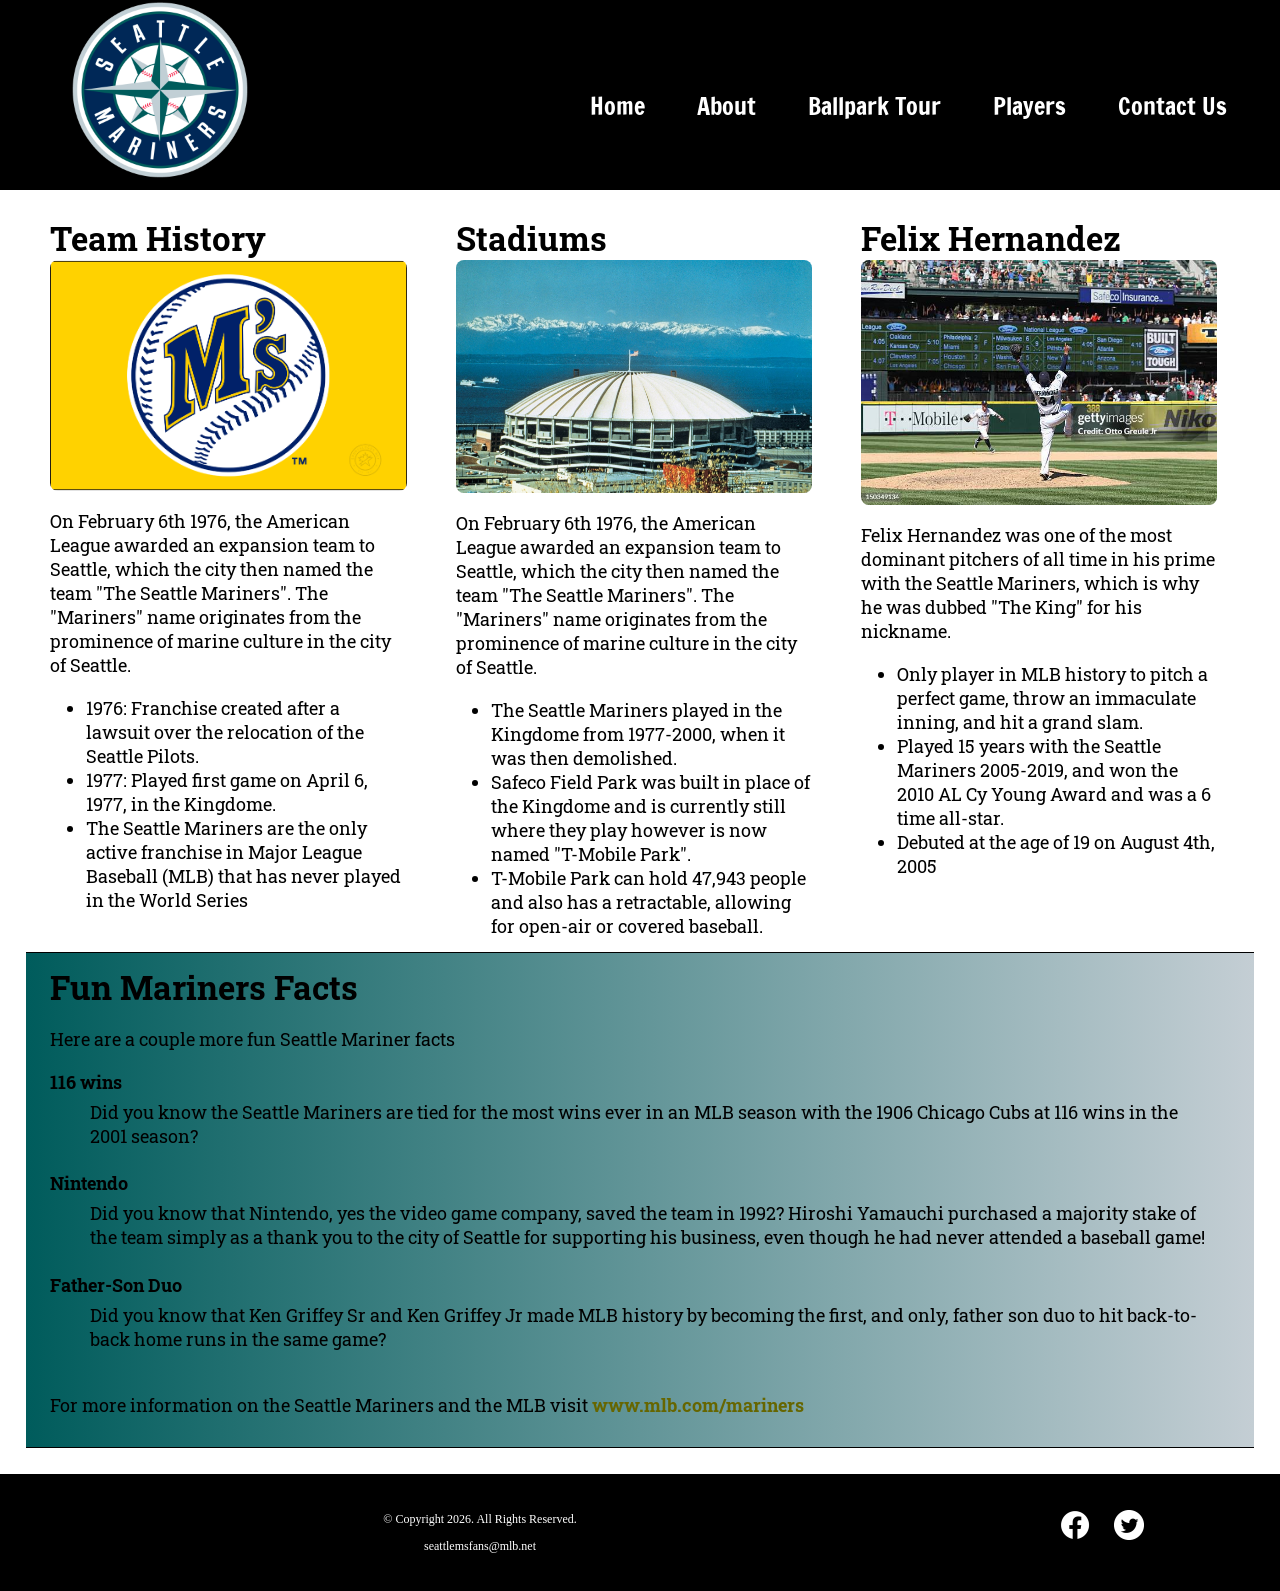
<file: MarinersFanPage/about.html>
<!DOCTYPE html>
<!-- This website template was created by: Jose Camacho -->
<html lang="en">
<head>
	<title>Team History -  Players | Seattle Mariners Fan Page</title>
	<meta charset="utf-8">
	<link rel="stylesheet" href="css/styles.min.css">
	<meta name="viewport" content="width=device-width, initial-scale=1.0">
	<meta name="description" content="Although only a franchise since 1977 the Seattle Mariners are a team rich in both historic moments and players as well">
	<link href="https://fonts.googleapis.com/css?family=Francois+One|Roboto+Slab&display=swap" rel="stylesheet">
	<link rel="shortcut icon" href="images/favicon.ico">
	<link rel="icon" type="image/png" sizes="32x32" href="images/favicon-32.png">
	<link rel="apple-touch-icon" sizes="180x180" href="images/apple-touch-icon.png">
	<link rel="icon" sizes="192x192" href="images/android-chrome-192.png">
</head>
<body>

	<!-- Skip to Content Link -->
	<a class="skip" href="#content">Skip to Content</a>

	<div id="container">
	
		<!-- Mobile Nav -->
			<nav class="mobile-nav">
				<div id="menu-links">
					<a href="index.html">Home</a>
					<a href="about.html">About</a>
					<a href="ballpark.html">Ballpark Tour</a>
					<a href="players.html">Players</a>
					<a href="contact.html">Contact Us</a>
				</div>
				<a class="menu-icon" onclick="hamburger()">
					<div>&#9776;</div>
				</a>
			</nav>

		<!-- Use the header area for the website name or logo -->
		<header id="ms-logo">
			<a href="index.html"><img src="images/Seattle-Mariners-Logo.png" alt="Seattle Mariners Logo"></a>
		</header>
		
		<!-- Tablet, Desktop Nav -->
		<nav class="tablet-desktop">
			<ul>
				<li><a href="index.html">Home</a></li>
				<li><a href="about.html">About</a></li>
				<li><a href="ballpark.html">Ballpark Tour</a></li>
				<li><a href="players.html">Players</a></li>
				<li><a href="contact.html">Contact Us</a></li>
			</ul>
		</nav>
		
		<!-- Use the main area to add the main content of the webpage -->
		<main id="content">
		
			<section id="team">
			
				<h1>Team History</h1>
				<img src="images/ms.png" alt="first ever seattle mariners logo" class="round">
				<p>On February 6th 1976, the American League awarded an expansion team to Seattle, which the city then named the team "The Seattle Mariners". The "Mariners" name originates from the prominence of marine culture in the city of Seattle.</p>
				<ul class="tablet-desktop">
					<li>1976: Franchise created after a lawsuit over the relocation of the Seattle Pilots.</li>
					<li>1977: Played first game on April 6, 1977, in the Kingdome.</li>
					<li>The Seattle Mariners are the only active franchise in Major League Baseball (MLB) that has never played in the World Series</li>
				</ul>
				
			</section>
			
			<section id="stadium">
			
				<h1>Stadiums</h1>
				<img src="images/kingdome.jpg" alt="Seattle Mariners Kingdome stadium with the city of Seattle and water in the background" class="round">
				<p>On February 6th 1976, the American League awarded an expansion team to Seattle, which the city then named the team "The Seattle Mariners". The "Mariners" name originates from the prominence of marine culture in the city of Seattle.</p>
				<ul class="tablet-desktop">
					<li>The Seattle Mariners played in the Kingdome from 1977-2000, when it was then demolished.</li>
					<li>Safeco Field Park was built in place of the Kingdome and is currently still where they play however is now named "T-Mobile Park".</li>
					<li>T-Mobile Park can hold 47,943 people and also has a retractable, allowing for open-air or covered baseball.</li>
				</ul>
				
			</section>
			
			<section id="felix">
			
				<h1>Felix Hernandez</h1>
				<img src="images/felix3.jpg" alt="Seattle Mariners Felix Hernandez throwing his arms up after pitching a perfect game" class="round">
				<p>Felix Hernandez was one of the most dominant pitchers of all time in his prime with the Seattle Mariners, which is why he was dubbed "The King" for his nickname.</p>
				<ul class="tablet-desktop">
					<li>Only player in MLB history to pitch a perfect game, throw an immaculate inning, and hit a grand slam.</li>
					<li>Played 15 years with the Seattle Mariners 2005-2019, and won the 2010 AL Cy Young Award and was a 6 time all-star.</li>
					<li>Debuted at the age of 19 on August 4th, 2005</li>
				</ul>
				
			</section>
			
			<section id="facts" class="tablet-desktop">
		
				<h1>Fun Mariners Facts</h1>
				<p>Here are a couple more fun Seattle Mariner facts</p>
				<dl>
					<dt>116 wins</dt>
					<dd>Did you know the Seattle Mariners are tied for the most wins ever in an MLB season with the 1906 Chicago Cubs at 116 wins in the 2001 season?</dd>
					
					<dt>Nintendo</dt>
					<dd>Did you know that Nintendo, yes the video game company, saved the team in 1992? Hiroshi Yamauchi purchased a majority stake of the team simply as a thank you to the city of Seattle for supporting his business, even though he had never attended a baseball game!</dd>
				
					<dt>Father-Son Duo</dt>
					<dd>Did you know that Ken Griffey Sr and Ken Griffey Jr made MLB history by becoming the first, and only, father son duo to hit back-to-back home runs in the same game?</dd>
				</dl>
			
				<p>For more information on the Seattle Mariners and the MLB visit <a href="www.mlb.com/mariners" target="_blank" class="external-link">www.mlb.com/mariners</a></p>
			
			</section>
	
		
		</main>
		
		<!-- Use the footer area to add webpage footer content -->
		<footer>
			
			<div class="copyright">
				<p>&copy; Copyright 2026. All Rights Reserved.</p>
				<p><a href="mailto:seattlemsfans@mlb.net">seattlemsfans@mlb.net</a></p>
			</div>
				
			<div class="social">
				<a href="https://www.facebook.com/Mariners" target="_blank"><img src="images/facebook-logo.png" alt="black and white Facebook logo"></a>
				<a href="https://www.twitter.com/Mariners" target="_blank"><img src="images/twitter-logo.png" alt="black abd white Twitter logo"></a>
			</div>
		</footer>
	
	
	</div>
	
	<script src="scripts/scripts.js"></script>
	
</body>
</html>
</file>
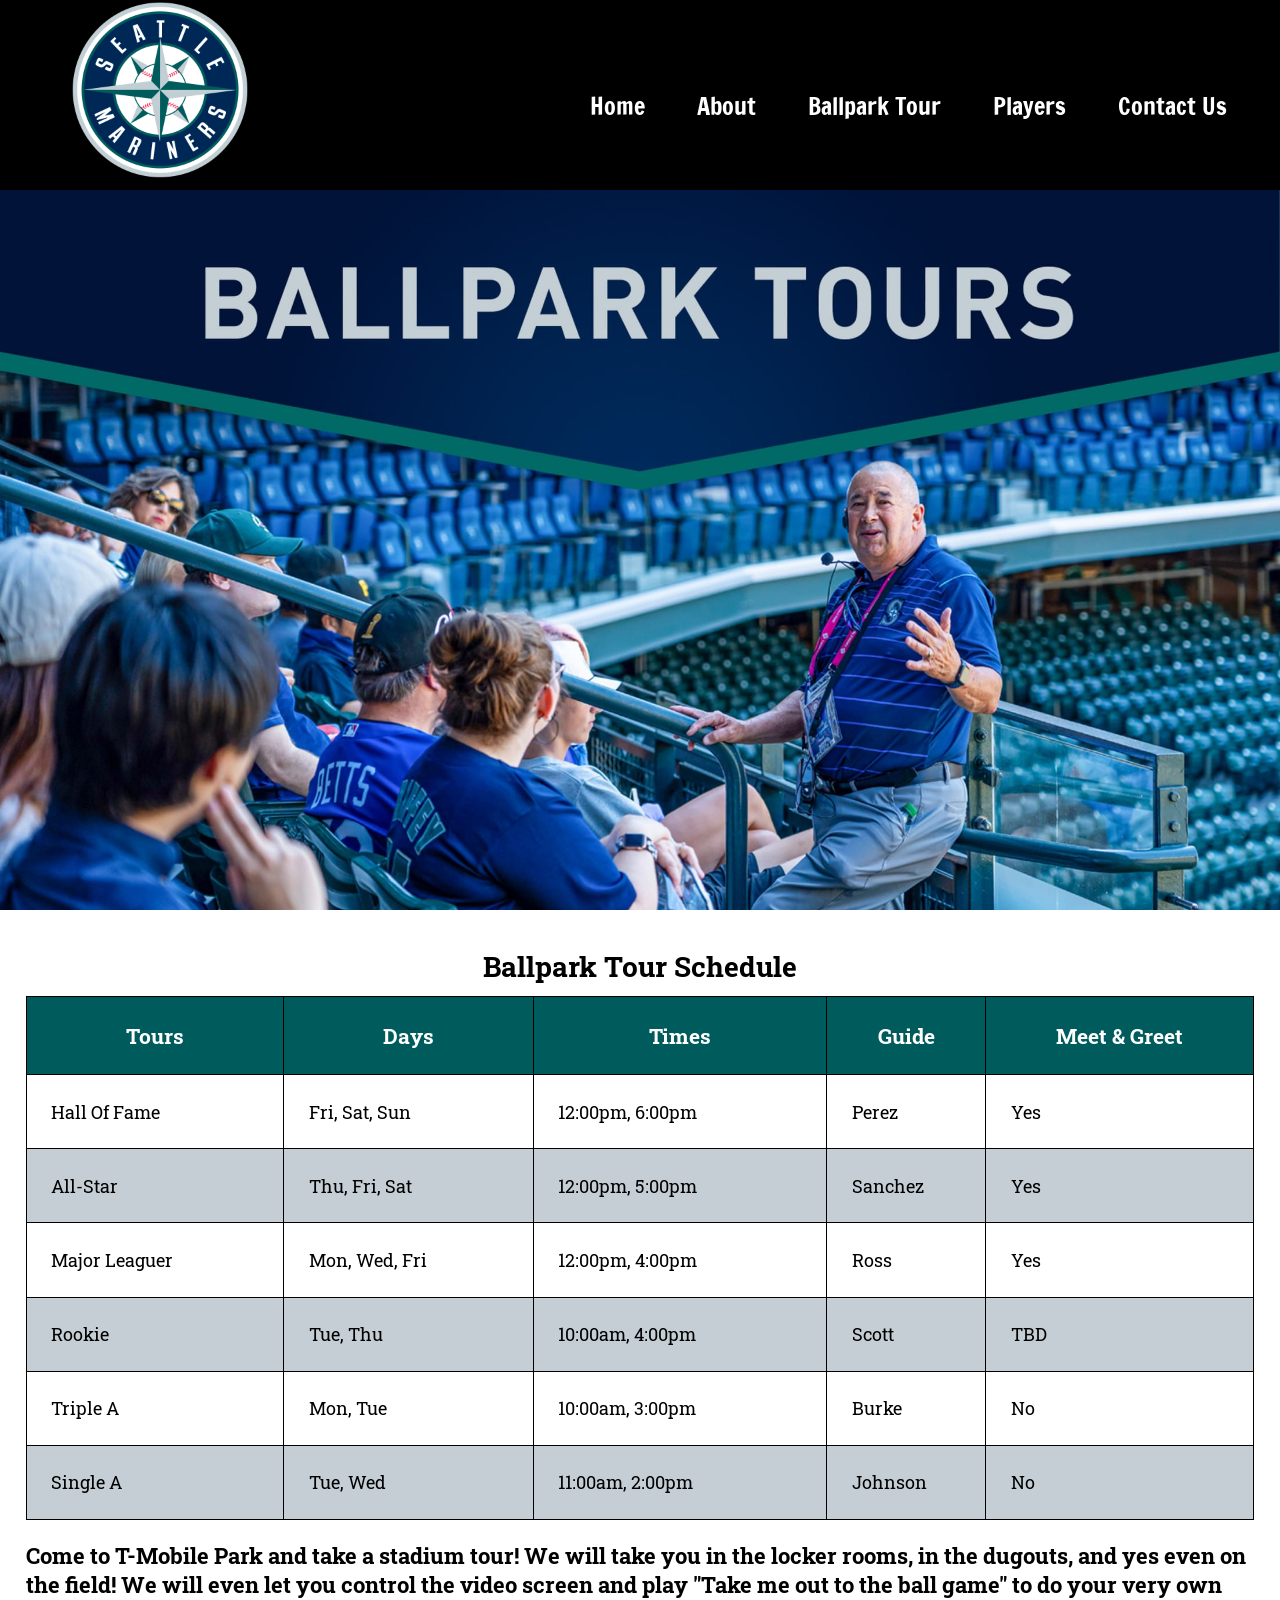
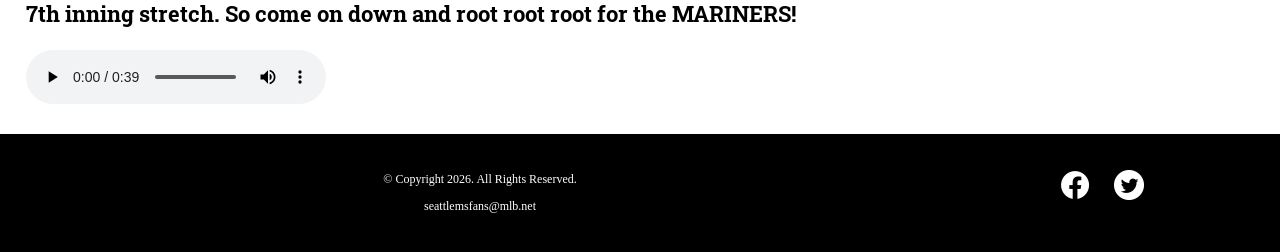
<file: MarinersFanPage/ballpark.html>
<!DOCTYPE html>
<!-- This website template was created by: Jose Camacho -->
<html lang="en">
<head>
	<title>Ball Park Tours | Seattle Mariners Fan Page</title>
	<meta charset="utf-8">
	<link rel="stylesheet" href="css/styles.min.css">
	<meta name="viewport" content="width=device-width, initial-scale=1.0">
	<meta name="description" content="Book a tour of T-Mobile stadium and get to see everything the players see, including going into locker rooms, dugouts, on the field, and much more!">
	<link href="https://fonts.googleapis.com/css?family=Francois+One|Roboto+Slab&display=swap" rel="stylesheet">
	<link rel="shortcut icon" href="images/favicon.ico">
	<link rel="icon" type="image/png" sizes="32x32" href="images/favicon-32.png">
	<link rel="apple-touch-icon" sizes="180x180" href="images/apple-touch-icon.png">
	<link rel="icon" sizes="192x192" href="images/android-chrome-192.png">
</head>
<body>

	<!-- Skip to Content Link -->
	<a class="skip" href="#content">Skip to Content</a>

	<div id="container">
	
		<!-- Mobile Nav -->
			<nav class="mobile-nav">
				<div id="menu-links">
					<a href="index.html">Home</a>
					<a href="about.html">About</a>
					<a href="ballpark.html">Ballpark Tour</a>
					<a href="players.html">Players</a>
					<a href="contact.html">Contact Us</a>
				</div>
				<a class="menu-icon" onclick="hamburger()">
					<div>&#9776;</div>
				</a>
			</nav>

		<!-- Use the header area for the website name or logo -->
		<header id="ms-logo">
			<a href="index.html"><img src="images/Seattle-Mariners-Logo.png" alt="Seattle Mariners Logo"></a>
		</header>
			
		<!-- Tablet, Desktop Nav -->
		<nav class="tablet-desktop">
			<ul>
				<li><a href="index.html">Home</a></li>
				<li><a href="about.html">About</a></li>
				<li><a href="ballpark.html">Ballpark Tour</a></li>
				<li><a href="players.html">Players</a></li>
				<li><a href="contact.html">Contact Us</a></li>
			</ul>
		</nav>
		
		<!-- Statium Tour Hero Image -->
		<div id="hero" class="tablet-desktop">
			<img src="images/tours-hero.jpg" alt="tour guide telling a group of people about T-Mobile Park in the stands">
		</div>
			
		<!-- Use the main area to add the main content of the webpage -->
		<main id="content">
		
			<div class="mobile">
			
				<h3>Ballpark Tour Info</h3>
				<p>Hall of fame Tour: Fri Sat Sun 12pm &amp; 6pm</p>
				<p>All-Star Tour: Thu Fri Sat 12pm &amp; 5pm</p>
				<p>Major Leaguer Tour: Mon Wed Fri 12pm &amp; 4pm</p>
				<p>Rookie Tour: Tue Thur 10am &amp; 4pm</p>
				<p>Triple A Tour: Mon Tue 10am &amp; 3pm</p>
				<p>Single A Tour: Tue Wed 11am &amp; 2pm</p>
				
			</div>
			
			<div class="tablet-desktop">
			
			<table><!-- Start Table -->
				<caption>Ballpark Tour Schedule</caption>
				<tr><!-- Row 1 -->
					<th>Tours</th>
					<th>Days</th>
					<th>Times</th>
					<th>Guide</th>
					<th>Meet & Greet</th>
				</tr>
				<tr><!-- Row 2 -->
					<td>Hall Of Fame</td>
					<td>Fri, Sat, Sun</td>
					<td>12:00pm, 6:00pm</td>
					<td>Perez</td>
					<td>Yes</td>
				</tr>
				<tr><!-- Row 3 -->
					<td>All-Star</td>
					<td>Thu, Fri, Sat</td>
					<td>12:00pm, 5:00pm</td>
					<td>Sanchez</td>
					<td>Yes</td>
				</tr>
				<tr><!-- Row 4 -->
					<td>Major Leaguer</td>
					<td>Mon, Wed, Fri</td>
					<td>12:00pm, 4:00pm</td>
					<td>Ross</td>
					<td>Yes</td>
				</tr>
				<tr><!-- Row 5 -->
					<td>Rookie</td>
					<td>Tue, Thu</td>
					<td>10:00am, 4:00pm</td>
					<td>Scott</td>
					<td>TBD</td>
				</tr>
				<tr><!-- Row 6 -->
					<td>Triple A</td>
					<td>Mon, Tue</td>
					<td>10:00am, 3:00pm</td>
					<td>Burke</td>
					<td>No</td>
				</tr>
				<tr><!-- Row 7 -->
					<td>Single A</td>
					<td>Tue, Wed</td>
					<td>11:00am, 2:00pm</td>
					<td>Johnson</td>
					<td>No</td>
				</tr>
			</table><!-- End Table -->
			
		</div>
		
		<div id="music-sample">
		
			<h3>Come to T-Mobile Park and take a stadium tour! We will take you in the locker rooms, in the dugouts, and yes even on the field! We will even let you control the video screen and play "Take me out to the ball game" to do your very own 7th inning stretch. So come on down and root root root for the MARINERS!</h3>
			<audio controls>
				<source src="media/Ballgame.mp3" type="audio/mp3">
				<source src="media/Ballgame.ogg" type="audio/ogg">
				<p>Your browser does not support the audio element.</p>
			</audio>
			
		</div>
			
		<div>
		</div>
			
		</main>
			
		<!-- Use the footer area to add webpage footer content -->
		<footer>
			
			<div class="copyright">
				<p>&copy; Copyright 2026. All Rights Reserved.</p>
				<p><a href="mailto:seattlemsfans@mlb.net">seattlemsfans@mlb.net</a></p>
			</div>
				
			<div class="social">
				<a href="https://www.facebook.com/Mariners" target="_blank"><img src="images/facebook-logo.png" alt="black and white Facebook logo"></a>
				<a href="https://www.twitter.com/Mariners" target="_blank"><img src="images/twitter-logo.png" alt="black abd white Twitter logo"></a>
			</div>
		</footer>
	
	
	</div>
	
	<script src="scripts/scripts.js"></script>
	
</body>
</html>
</file>
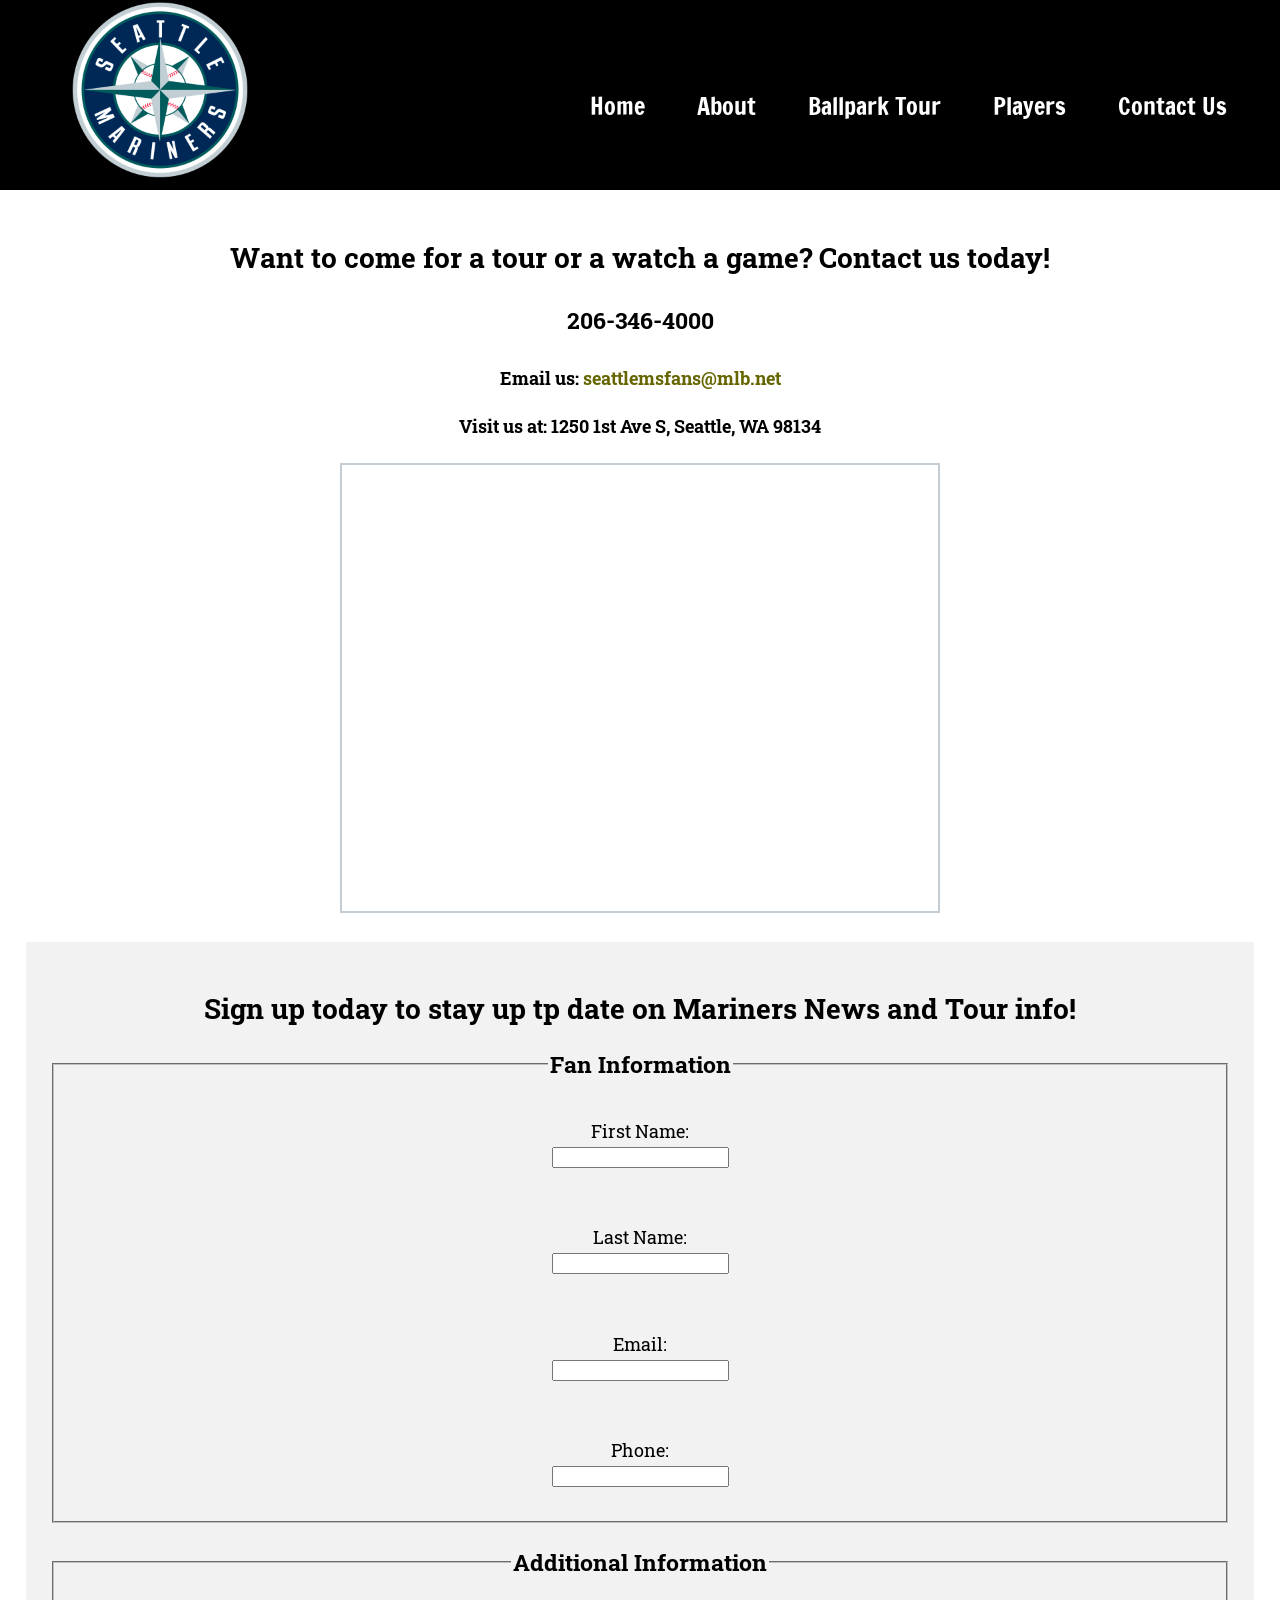
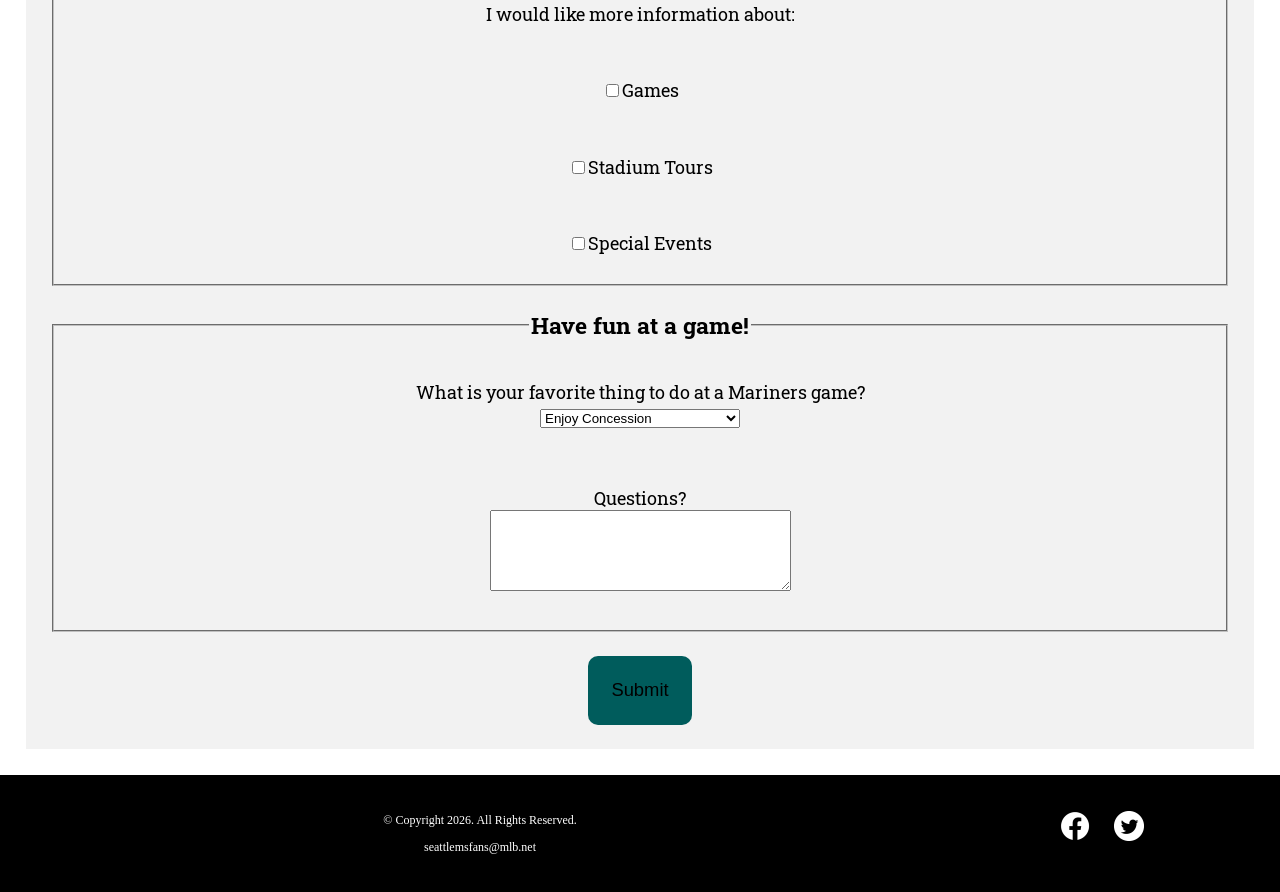
<file: MarinersFanPage/contact.html>
<!DOCTYPE html>
<!-- This website template was created by: Jose Camacho -->
<html lang="en">
<head>
	<title>Contact Us - Location | Seattle Mariners Fan Page</title>
	<meta charset="utf-8">
	<link rel="stylesheet" href="css/styles.min.css">
	<meta name="viewport" content="width=device-width, initial-scale=1.0">
	<meta name="description" content="Whether you want to come and catch a game, come to take a personal ballpark tour, or have any general questions please feel free to contact us!">
	<link href="https://fonts.googleapis.com/css?family=Francois+One|Roboto+Slab&display=swap" rel="stylesheet">
	<link rel="shortcut icon" href="images/favicon.ico">
	<link rel="icon" type="image/png" sizes="32x32" href="images/favicon-32.png">
	<link rel="apple-touch-icon" sizes="180x180" href="images/apple-touch-icon.png">
	<link rel="icon" sizes="192x192" href="images/android-chrome-192.png">
</head>
<body>

	<!-- Skip to Content Link -->
	<a class="skip" href="#content">Skip to Content</a>

	<div id="container">
	
		<!-- Mobile Nav -->
			<nav class="mobile-nav">
				<div id="menu-links">
					<a href="index.html">Home</a>
					<a href="about.html">About</a>
					<a href="ballpark.html">Ballpark Tour</a>
					<a href="players.html">Players</a>
					<a href="contact.html">Contact Us</a>
				</div>
				<a class="menu-icon" onclick="hamburger()">
					<div>&#9776;</div>
				</a>
			</nav>

		<!-- Use the header area for the website name or logo -->
		<header id="ms-logo">
			<a href="index.html"><img src="images/Seattle-Mariners-Logo.png" alt="Seattle Mariners Logo"></a>
		</header>
			
		<!-- Tablet, Desktop Nav -->
		<nav class="tablet-desktop">
			<ul>
				<li><a href="index.html">Home</a></li>
				<li><a href="about.html">About</a></li>
				<li><a href="ballpark.html">Ballpark Tour</a></li>
				<li><a href="players.html">Players</a></li>
				<li><a href="contact.html">Contact Us</a></li>
			</ul>
		</nav>
		
		<!-- Use the main area to add the main content of the webpage -->
		<main id="contact">
			
		<div id="contact">
			
			<h2>Want to come for a tour or a watch a game? Contact us today!</h2>
			<h4 class="mobile tel-link"><a href="tel:2063464000">206-346-4000</a></h4>
			<h4 class="tablet-desktop tel-num">206-346-4000</h4>
			<h4>Email us: <a href="mailto:seattlemsfans@mlb.net" class="contact-email-link">seattlemsfans@mlb.net</a></h4>
			<h4>Visit us at: 1250 1st Ave S, Seattle, WA 98134</h4>
			
			<iframe src="https://www.google.com/maps/embed?pb=!1m18!1m12!1m3!1d2690.782523743322!2d-122.33515812404585!3d47.591471971188426!2m3!1f0!2f0!3f0!3m2!1i1024!2i768!4f13.1!3m3!1m2!1s0x54906a9f505dc4db%3A0xc6f829b3a6a6fd95!2sT-Mobile%20Park!5e0!3m2!1sen!2sus!4v1778798225796!5m2!1sen!2sus" width="600" height="450" allowfullscreen="" loading="lazy" referrerpolicy="no-referrer-when-downgrade" class="map"></iframe>
			
		</div>
		
		<div id="form">
		
			<h2>Sign up today to stay up tp date on Mariners News and Tour info!</h2>
			
			<form><!-- Start Form -->
			
				<fieldset>
					<legend>Fan Information</legend>
					<label for="fName">First Name:</label>
					<input type="text" id="fName" name="fName" required>

					<label for="1Name">Last Name:</label>
					<input type="text" name="1Name" id="1Name" required>
					
					<label for="email">Email:</label>
					<input type="email" name="email" id="email" required>
					
					<label for="phone">Phone:</label>
					<input type="tel" id="phone" name="phone" required>
				</fieldset>
				
				<fieldset>
					<legend>Additional Information</legend>
					<p>I would like more information about:</p>
					
					<label for="games"><input type="checkbox" name="interest" id="games" value="Games">Games</label>
					
					<label for="stour"><input type="checkbox" name="interest" id="stour" value="Stadium Tours">Stadium Tours</label>
					
					<label for="spev"><input type="checkbox" name="interest" id="spev" value="Special Events">Special Events</label>
				</fieldset>
				
				<fieldset>
					<legend>Have fun at a game!</legend>
					<label for="fun">What is your favorite thing to do at a Mariners game?</label>
					<select name="fun" id="fun">
						<option value="ec">Enjoy Concession</option>
						<option value="friend">Go with Friends</option>
						<option value="merch">Buy Merchandise</option>
						<option value="gad">Give Away Days</option>
						<option value="root">Root for your Seattle Mariners</option>
					</select>
					
					<label for="questions">Questions?</label>
					<textarea id="questions" name="questions" rows="5" cols="35"></textarea>
				</fieldset>
				
				<input type="submit" id="submit" value="Submit" class="btn">
				
			</form>
			
		</div>
			
		</main>
			
		<!-- Use the footer area to add webpage footer content -->
		<footer>
			
			<div class="copyright">
				<p>&copy; Copyright 2026. All Rights Reserved.</p>
				<p><a href="mailto:seattlemsfans@mlb.net">seattlemsfans@mlb.net</a></p>
			</div>
				
			<div class="social">
				<a href="https://www.facebook.com/Mariners" target="_blank"><img src="images/facebook-logo.png" alt="black and white Facebook logo"></a>
				<a href="https://www.twitter.com/Mariners" target="_blank"><img src="images/twitter-logo.png" alt="black abd white Twitter logo"></a>
			</div>
		</footer>
	
	
	</div>
	
	<script src="scripts/scripts.js"></script>
	
</body>
</html>
</file>
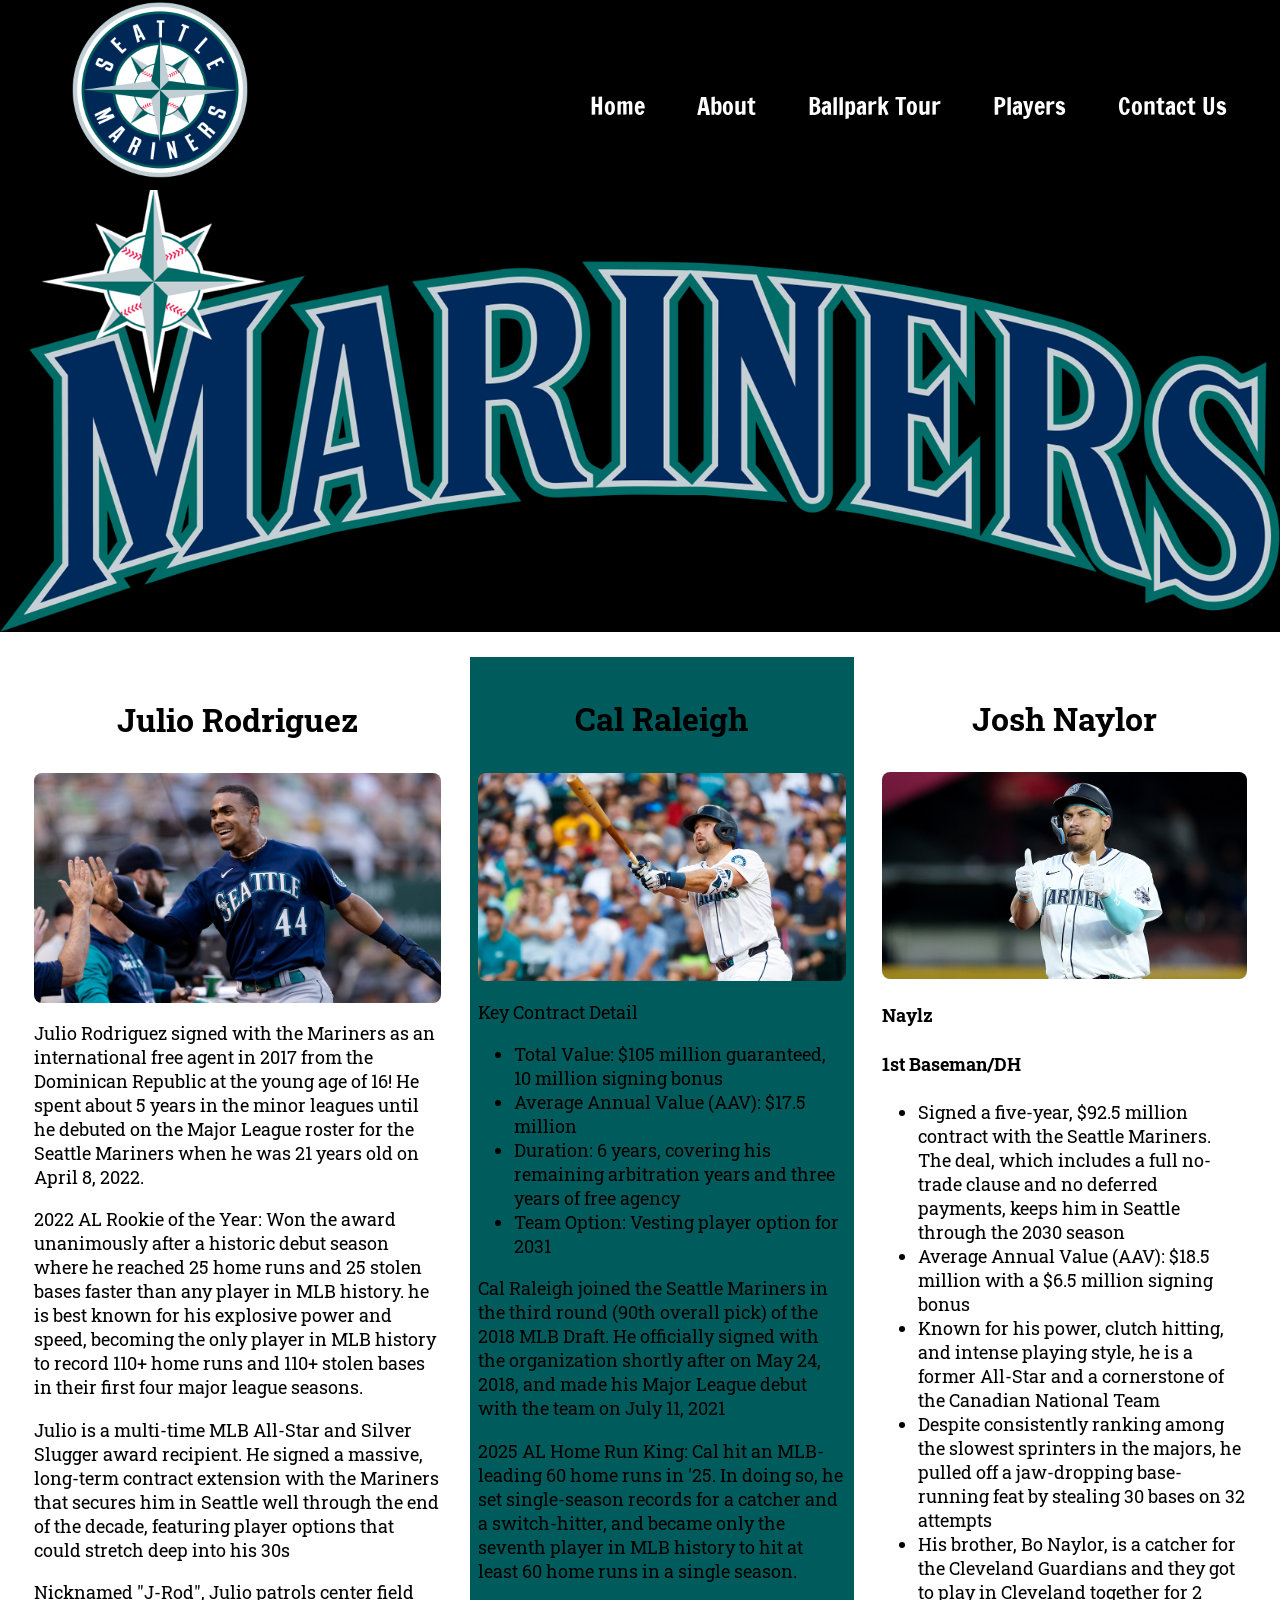
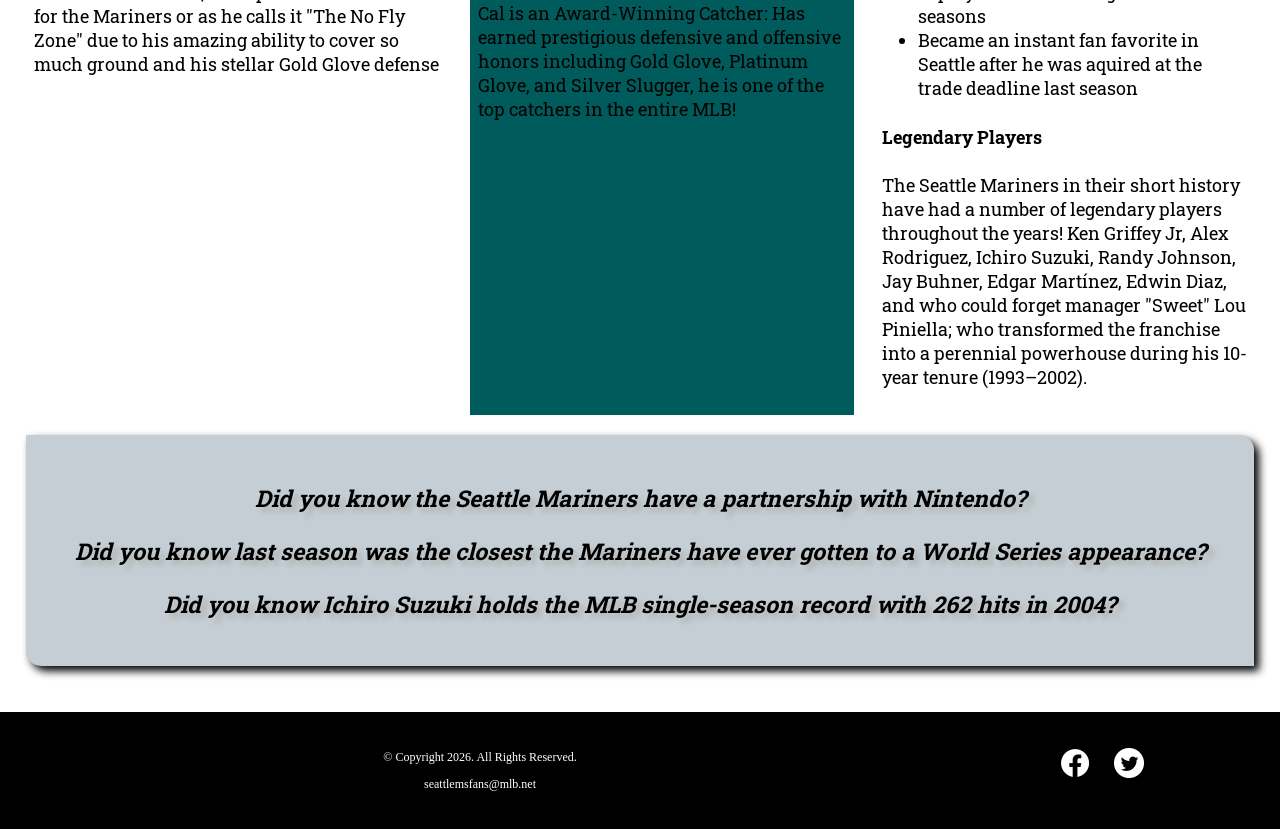
<file: MarinersFanPage/players.html>
<!DOCTYPE html>
<!-- This website template was created by: Jose Camacho -->
<html lang="en">
<head>
	<title>Current and Past great Mariners | Seattle Mariners Fan Page</title>
	<meta charset="utf-8">
	<link rel="stylesheet" href="css/styles.min.css">
	<meta name="viewport" content="width=device-width, initial-scale=1.0">
	<meta name="description" content="From pitchers to hitters to managers, the Seattle Mariners have had an huge impact on the MLB.">
	<link href="https://fonts.googleapis.com/css?family=Francois+One|Roboto+Slab&display=swap" rel="stylesheet">
	<link rel="shortcut icon" href="images/favicon.ico">
	<link rel="icon" type="image/png" sizes="32x32" href="images/favicon-32.png">
	<link rel="apple-touch-icon" sizes="180x180" href="images/apple-touch-icon.png">
	<link rel="icon" sizes="192x192" href="images/android-chrome-192.png">
</head>
<body>

	<!-- Skip to Content Link -->
	<a class="skip" href="#content">Skip to Content</a>

	<div id="container">
	
		<!-- Mobile Nav -->
			<nav class="mobile-nav">
				<div id="menu-links">
					<a href="index.html">Home</a>
					<a href="about.html">About</a>
					<a href="ballpark.html">Ballpark Tour</a>
					<a href="players.html">Players</a>
					<a href="contact.html">Contact Us</a>
				</div>
				<a class="menu-icon" onclick="hamburger()">
					<div>&#9776;</div>
				</a>
			</nav>

		<!-- Use the header area for the website name or logo -->
		<header id="ms-logo">
			<a href="index.html"><img src="images/Seattle-Mariners-Logo.png" alt="Seattle Mariners Logo"></a>
		</header>
			
		<!-- Tablet, Desktop Nav -->
		<nav class="tablet-desktop">
			<ul>
				<li><a href="index.html">Home</a></li>
				<li><a href="about.html">About</a></li>
				<li><a href="ballpark.html">Ballpark Tour</a></li>
				<li><a href="players.html">Players</a></li>
				<li><a href="contact.html">Contact Us</a></li>
			</ul>
		</nav>
		
		<!-- Player Hero Image -->
		<div id="hero">
			<img src="images/logo-hero.png" alt="seattle mariners logo">
		</div>
			
		<!-- Use the main area to add the main content of the webpage -->
		<main class="grid">
		
			<article>
				<h3>Julio Rodriguez</h3>
				<img src="images/julio.jpg" alt="Julio Rodriguez high-fiving his teammeats in the dugout" class="round">
				<p>Julio Rodriguez signed with the Mariners as an international free agent in 2017 from the Dominican Republic at the young age of 16! He spent about 5 years in the minor leagues until he debuted on the Major League roster for the Seattle Mariners when he was 21 years old on April 8, 2022.</p>
				<p>2022 AL Rookie of the Year: Won the award unanimously after a historic debut season where he reached 25 home runs and 25 stolen bases faster than any player in MLB history. he is best known for his explosive power and speed, becoming the only player in MLB history to record 110+ home runs and 110+ stolen bases in their first four major league seasons.</p>
				<p>Julio is a multi-time MLB All-Star and Silver Slugger award recipient. He signed a massive, long-term contract extension with the Mariners that secures him in Seattle well through the end of the decade, featuring player options that could stretch deep into his 30s</p>
				<p>Nicknamed "J-Rod", Julio patrols center field for the Mariners or as he calls it "The No Fly Zone" due to his amazing ability to cover so much ground and his stellar Gold Glove defense</p>
			</article>
			
			<article>
				<h3>Cal Raleigh</h3>
				<img src="images/cal-swing.png" alt="Cal admiring his swing after hitting a home run" class="round">
				<p>Key Contract Detail</p>
				<ul>
					<li>Total Value: $105 million guaranteed, 10 million signing bonus</li>
					<li>Average Annual Value (AAV): $17.5 million</li>
					<li>Duration: 6 years, covering his remaining arbitration years and three years of free agency</li>
					<li>Team Option: Vesting player option for 2031</li>
				</ul>
				<p>Cal Raleigh joined the Seattle Mariners in the third round (90th overall pick) of the 2018 MLB Draft. He officially signed with the organization shortly after on May 24, 2018, and made his Major League debut with the team on July 11, 2021</p>
				<p>2025 AL Home Run King: Cal hit an MLB-leading 60 home runs in '25. In doing so, he set single-season records for a catcher and a switch-hitter, and became only the seventh player in MLB history to hit at least 60 home runs in a single season.</p>
				<p>Cal is an Award-Winning Catcher: Has earned prestigious defensive and offensive honors including Gold Glove, Platinum Glove, and Silver Slugger, he is one of the top catchers in the entire MLB!</p>
			</article>
			
			<article>
				<h3>Josh Naylor</h3>
				<img src="images/josh.jpg" alt="Josh Naylor screaming in excitement with his hands down after hitting a home run" class="round">
				<h4>Naylz</h4>
				<h4>1st Baseman/DH</h4>
				<ul>
					<li>Signed a five-year, $92.5 million contract with the Seattle Mariners. The deal, which includes a full no-trade clause and no deferred payments, keeps him in Seattle through the 2030 season</li>
					<li>Average Annual Value (AAV): $18.5 million with a $6.5 million signing bonus</li>
					<li>Known for his power, clutch hitting, and intense playing style, he is a former All-Star and a cornerstone of the Canadian National Team</li>
					<li>Despite consistently ranking among the slowest sprinters in the majors, he pulled off a jaw-dropping base-running feat by stealing 30 bases on 32 attempts</li>
					<li>His brother, Bo Naylor, is a catcher for the Cleveland Guardians and they got to play in Cleveland together for 2 seasons</li>
					<li>Became an instant fan favorite in Seattle after he was aquired at the trade deadline last season</li>
				</ul>
				<h4>Legendary Players</h4>
				<p>The Seattle Mariners in their short history have had a number of legendary players throughout the years! Ken Griffey Jr, Alex Rodriguez, Ichiro Suzuki, Randy Johnson, Jay Buhner, Edgar Martínez, Edwin Diaz, and who could forget manager "Sweet" Lou Piniella; who transformed the franchise into a perennial powerhouse during his 10-year tenure (1993–2002).</p>
			</article>
			
			<aside class="tablet-desktop grid-item4">
				<p>Did you know the Seattle Mariners have a partnership with Nintendo?</p>
				<p>Did you know last season was the closest the Mariners have ever gotten to a World Series appearance?</p>
				<p>Did you know Ichiro Suzuki holds the MLB single-season record with 262 hits in 2004?</p>
			</aside>
			
		<div>
		</div>
			
		</main>
			
		<!-- Use the footer area to add webpage footer content -->
		<footer>
			
			<div class="copyright">
				<p>&copy; Copyright 2026. All Rights Reserved.</p>
				<p><a href="mailto:seattlemsfans@mlb.net">seattlemsfans@mlb.net</a></p>
			</div>
				
			<div class="social">
				<a href="https://www.facebook.com/Mariners" target="_blank"><img src="images/facebook-logo.png" alt="black and white Facebook logo"></a>
				<a href="https://www.twitter.com/Mariners" target="_blank"><img src="images/twitter-logo.png" alt="black abd white Twitter logo"></a>
			</div>
		</footer>
	
	
	</div>
	
	<script src="scripts/scripts.js"></script>
	
</body>
</html>
</file>
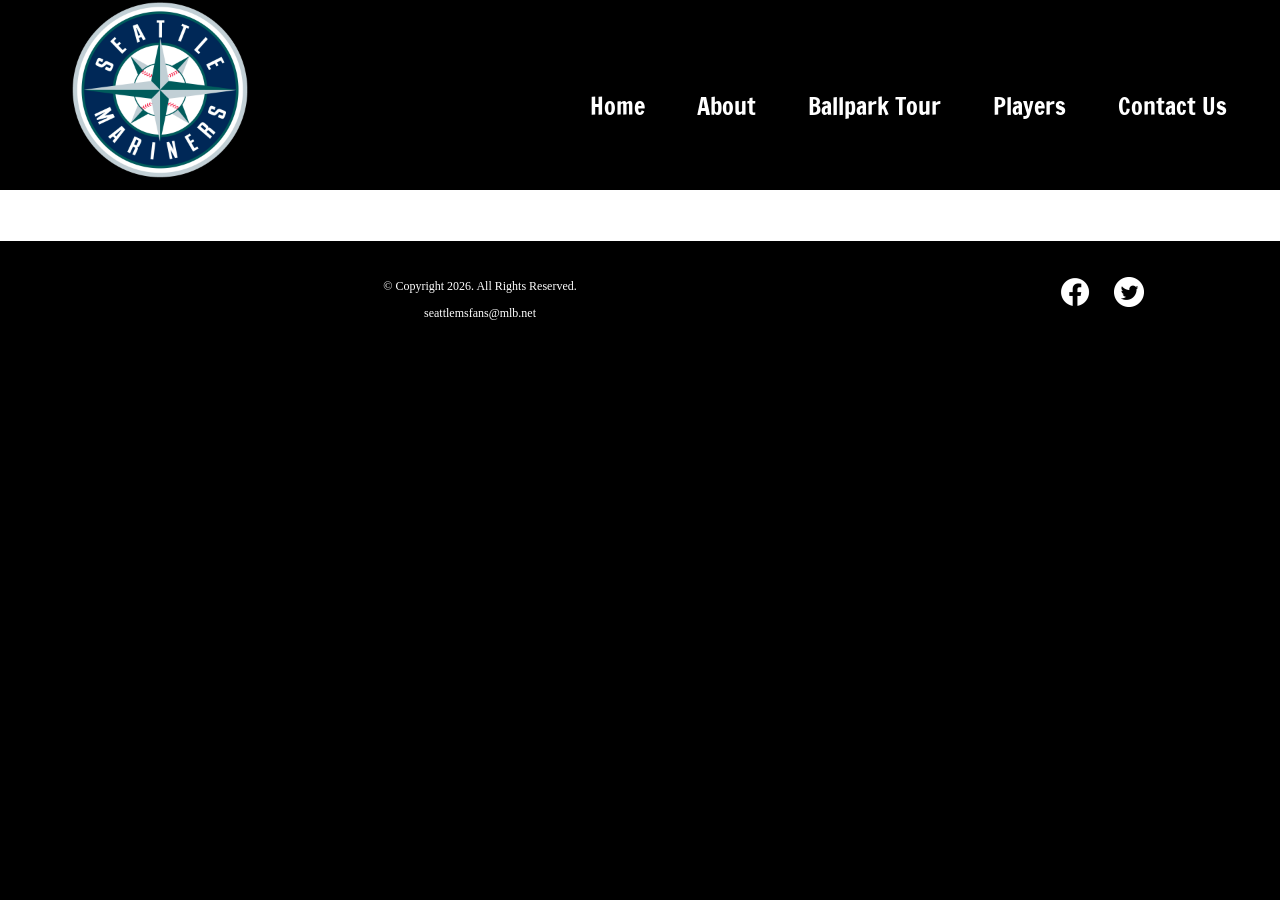
<file: MarinersFanPage/template.html>
<!DOCTYPE html>
<!-- This website template was created by: Jose Camacho -->
<html lang="en">
<head>
	<title>Seattle Mariners Fan Page</title>
	<meta charset="utf-8">
	<link rel="stylesheet" href="css/styles.min.css">
	<meta name="viewport" content="width=device-width, initial-scale=1.0">
	<link href="https://fonts.googleapis.com/css?family=Francois+One|Roboto+Slab&display=swap" rel="stylesheet">
	<link rel="shortcut icon" href="images/favicon.ico">
	<link rel="icon" type="image/png" sizes="32x32" href="images/favicon-32.png">
	<link rel="apple-touch-icon" sizes="180x180" href="images/apple-touch-icon.png">
	<link rel="icon" sizes="192x192" href="images/android-chrome-192.png">
</head>
<body>

	<!-- Skip to Content Link -->
	<a class="skip" href="#content">Skip to Content</a>

	<div id="container">
	
		<!-- Mobile Nav -->
			<nav class="mobile-nav">
				<div id="menu-links">
					<a href="index.html">Home</a>
					<a href="about.html">About</a>
					<a href="ballpark.html">Ballpark Tour</a>
					<a href="players.html">Players</a>
					<a href="contact.html">Contact Us</a>
				</div>
				<a class="menu-icon" onclick="hamburger()">
					<div>&#9776;</div>
				</a>
			</nav>

		<!-- Use the header area for the website name or logo -->
		<header id="ms-logo">
			<a href="index.html"><img src="images/Seattle-Mariners-Logo.png" alt="Seattle Mariners Logo"></a>
		</header>
			
		<!-- Tablet, Desktop Nav -->
		<nav class="tablet-desktop">
			<ul>
				<li><a href="index.html">Home</a></li>
				<li><a href="about.html">About</a></li>
				<li><a href="ballpark.html">Ballpark Tour</a></li>
				<li><a href="players.html">Players</a></li>
				<li><a href="contact.html">Contact Us</a></li>
			</ul>
		</nav>
			
		<!-- Use the main area to add the main content of the webpage -->
		<main id="content">
			
		<div>
		</div>
			
		</main>
			
		<!-- Use the footer area to add webpage footer content -->
		<footer>
			
			<div class="copyright">
				<p>&copy; Copyright 2026. All Rights Reserved.</p>
				<p><a href="mailto:seattlemsfans@mlb.net">seattlemsfans@mlb.net</a></p>
			</div>
				
			<div class="social">
				<a href="https://www.facebook.com/Mariners" target="_blank"><img src="images/facebook-logo.png" alt="black and white Facebook logo"></a>
				<a href="https://www.twitter.com/Mariners" target="_blank"><img src="images/twitter-logo.png" alt="black abd white Twitter logo"></a>
			</div>
		</footer>
	
	
	</div>
	
	<script src="scripts/scripts.js"></script>
	
</body>
</html>
</file>
<file: MarinersFanPage/css/styles.min.css>
body,header,nav,main,footer,h1,div,img,ul,figure,figcaption,section,article,aside{margin:0;padding:0;border:0}body{background-color:#000}img{max-width:100%;display:block}*{box-sizing:border-box}.skip{position:absolute;left:-999px}.skip:focus{color:#000;background-color:#fff;text-decoration:none;padding:.5%;top:auto;left:auto;right:1px;z-index:1}header{top:0;background-color:#000;height:190px}header img{margin:0 auto}.mobile-nav a{color:#fff;font-family:'Francois One',sans-serif;text-align:center;font-size:2em;text-decoration:none;padding:3%;display:block}.mobile-nav a.menu-icon{display:block;position:absolute;right:0;top:0}.mobile{display:block}.tablet-desktop,#menu-links{display:none}main{background-color:#fff;padding:2%;font-size:1.15em;font-family:'Roboto Slab',serif}.mobile h3{text-shadow:5px 5px 8px #ccc}article{padding:2%}article h3{text-align:center}article img{margin:0 auto}article ul{margin-left:10%}article:nth-of-type(2){background-color:#005C5C}.tel-link{background-color:#404040;padding:2%;margin:0 auto;width:80%;text-align:center;border-radius:5px}.tel-link a{color:#fff;text-decoration:none;font-size:1.5em;display:block}.hours{margin-left:10%}.action{font-size:1.35em;color:#660;font-weight:700;text-shadow:5px 5px 8px #ccc}.frame{position:relative;max-width:450px;margin:2% auto}.pic-text{position:absolute;bottom:0;background:rgb(0 0 0 / .5);color:#fff;width:100%;padding:20px;text-align:center;font-family:Verdana,Arial,sans-serif;font-size:1.5em;font-weight:700}#team,#stadium,#felix{margin:0 2%}.round{border-radius:8px}.external-link{color:#660;font-weight:700;text-decoration:none}#contact{text-align:center}#contact .contact-email-link{color:#660;text-decoration:none}.map{border:2px solid #C4CED4;width:95%;height:50%}#form{margin-top:2%;background-color:#f2f2f2;padding:2%}#form h2{text-align:center}fieldset,input,select,textarea{margin-bottom:2%}fieldset legend{font-weight:700;font-size:1.25em}label{display:block;padding-top:3%}form #submit{margin:0 auto;border:none;display:block;padding:2%;background-color:#005C5C;font-size:1em;border-radius:10px}footer .copyright{font-size:.75em;text-align:center;color:#fff;padding:2% 4%;float:left;width:75%}footer p a{color:#fff;text-decoration:none}.social{float:right;width:20%;padding:2%}.social img{display:inline-block;padding:5%}@media screen and (min-width:630px),print{.tablet-desktop{display:block}.mobile,.mobile-nav{display:none}header{width:25%;float:left;padding-bottom:0}nav{padding:1%;margin-bottom:1%}nav ul{list-style-type:none;text-align:center}nav li{font-size:1.5em;font-family:'Francois One',sans-serif;display:inline-block}nav li:last-child{border-right:none}nav li a{padding:.1em .5em;display:block;color:#fff;text-decoration:none}main{clear:left}main ul{margin:0 0 4% 10%}.grid{display:grid;grid-template-columns:auto auto auto;grid-gap:20px}.pic-text{font-size:1em;padding:10px}aside{text-align:center;font-size:1.25em;font-style:italic;font-weight:700;padding:2%;background-color:#C4CED4;box-shadow:5px 5px 8px #000;text-shadow:5px 5px 5px #b3b3b3;border-radius:0 15px}.grid-item4{grid-column:1 / span 3}#facts{border-top:1px solid #000;border-bottom:1px solid #000;background:linear-gradient(to right,#005C5C,#C4CED4);background-color:#f2f2f2;padding:1% 2%}#facts dt{font-weight:700}#facts dd{padding:.5% 1% 2% 0}.tel-num{font-size:1.25em}.map{width:600px;height:450px}table{border:1px solid #000;border-collapse:collapse;margin:0 auto;width:100%}caption{font-size:1.5em;font-weight:700;padding:1%}th,td{border:1px solid #000;padding:2%}th{background-color:#005C5C;color:#fff;font-size:1.15em}tr:nth-child(odd){background-color:#C4CED4}form{width:70%;margin:0 auto}@-webkit-keyframes text-animation{0%{font-size:1em}50%{font-size:2em}100%{font-size:1.35em}}@keyframes text-animation{0%{font-size:1em}50%{font-size:2em}100%{font-size:1.35em}}figcaption{-webkit-animation-name:text-animation;animation-name:text-animation;-webkit-animation-delay:3s;animation-delay:3s;-webkit-animation-duration:5s;animation-duration:5s}}@media screen and (min-width:1015px),print{header{width:25%;float:left;padding-bottom:0}nav{float:right;width:60%;margin:4em 1em -5em -5em}nav ul{text-align:right}nav li{border:none}nav li a{padding:.5em 1em}nav li a:hover{color:#000;background-color:#005C5C;transform:scale(1.3)}main{clear:left}main h1{font-size:1.8em}article h3{font-size:1.75em}.pic-tex{font-size:1.5em;padding:20px}.frame{opacity:.9}.frame:hover{opacity:1;box-shadow:8px 8px 10px gray;transform:translateY(10px)}#team,#stadium,#felix{width:29%;float:left;margin:0 2%}#facts{clear:left}form{width:auto}.form-grid{display:grid;grid-template-columns:auto auto auto;grid-gap:20px}.btn{grid-column:1 / span 3}}@media screen and (min-width:1921px){#container{width:1920px;margin:0 auto}table{width:80%}}@media print{body{background-color:#fff;color:#000}}
</file>
